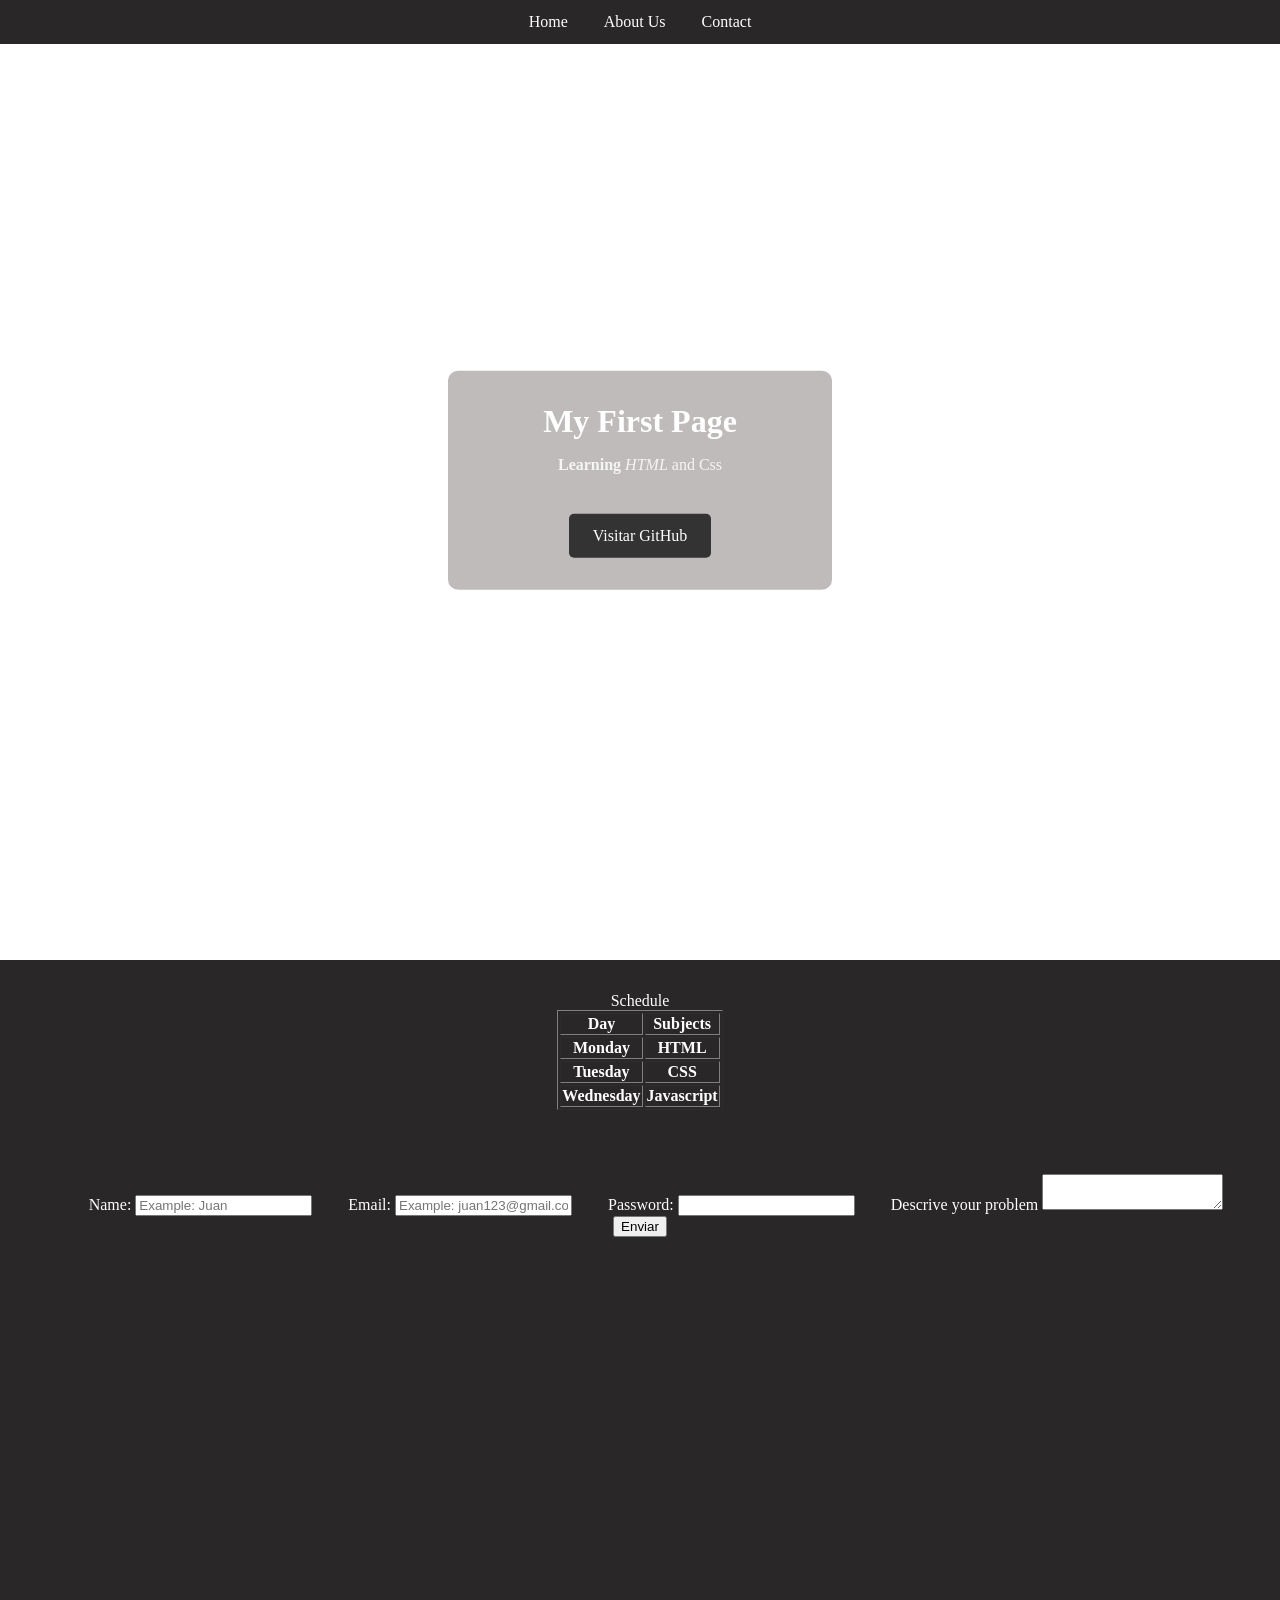
<file: index.html>
<!DOCTYPE html>
<html lang="en">
<head>
    <meta charset="UTF-8">
    <meta name="viewport" content="width=device-width, initial-scale=1.0">
    <title>My first page</title>
    <link rel="stylesheet" href="style.css">
    <link rel="shortcut icon" href="../HTMLCSS/img/github.png" type="image/x-icon">
</head>
<body>
    <header>
        <nav>
            <ul>
                <a href="#home">Home</a>
                <a href="#about">About Us</a>
                <a href="#contact">Contact</a>
            </ul>
        </nav>
        <div class="hero-text">
            <h1>My First Page</h1>
            <p><strong>Learning</strong> <em>HTML</em> and Css</p>
            <a href="https://github.com/daveshb" target="_blank" class="github-link">
                Visitar GitHub
            </a>
        </div>
        
    </header>
    <section class="about">
        <table border="1">
            <caption> Schedule </caption>
            <tr>    
                <th> Day </th>
                <th> Subjects</th>
            </tr>
            <tr>
                <th>Monday</th>
                <th>HTML</th>
            </tr>
            <tr>
                <th>Tuesday</th>
                <th>CSS</th>
            </tr>
            <tr>
                <th>Wednesday</th>
                <th>Javascript</th>
            </tr>
        </table>
    </section>

    <section class="about">
        <form>
            <label for="nombre">Name:</label>
            <input id="nombre" type="text" placeholder="Example: Juan">

            <label>Email:</label>
            <input type="text" placeholder="Example: juan123@gmail.com">

            <label>Password:</label>
            <input type="password">

            <label>Descrive your problem</label>
            <textarea></textarea>

            <button type="submit">Enviar</button>
        </form>
    </section>

    <section class="about">
        <iframe width="560" height="315" src="https://www.youtube.com/embed/EvKm8yhM7V8?si=fWIXoTn402lt-AdD" title="YouTube video player" frameborder="0" allow="accelerometer; autoplay; clipboard-write; encrypted-media; gyroscope; picture-in-picture; web-share" referrerpolicy="strict-origin-when-cross-origin" allowfullscreen></iframe>
    </section>
</body>
</html>
</file>
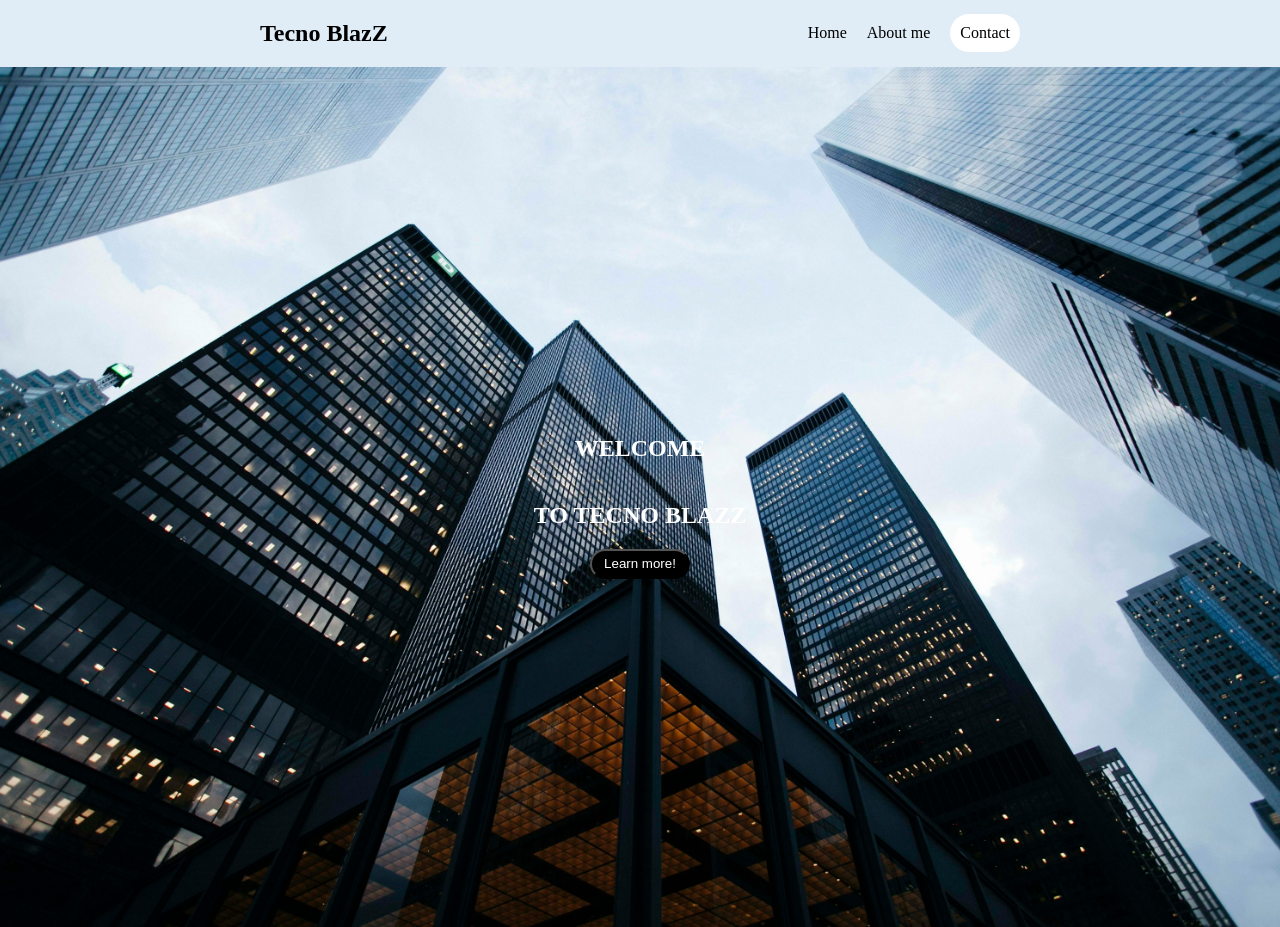
<file: week3/index.html>
<!DOCTYPE html>
<html lang="en">
<head>
    <meta charset="UTF-8">
    <meta name="viewport" content="width=device-width, initial-scale=1.0">
    <title>Document</title>
    <link rel="stylesheet" href="style.css">
</head>
<body>
<div class="container">
    <header class="header">
        <h2>Tecno BlazZ</h2>
        <nav class="navbar">
            <a class="navbar-a" href="">Home</a>
            <a class="navbar-a" href="">About me</a>
            <a class="navbar-a navbar-a-2" href="">Contact</a>
        </nav>
    </header>
    <main>
        <section class="home">
            <div class="home-article">
            <h1 class="home-article-h1">WELCOME </h1>
            <h1 class="home-article-h1">TO TECNO BLAZZ</h1>
            <button class="home-article-button">Learn more!</button>
            </div>
        </section>

    </main>
</div>
</body>
</html>
</file>
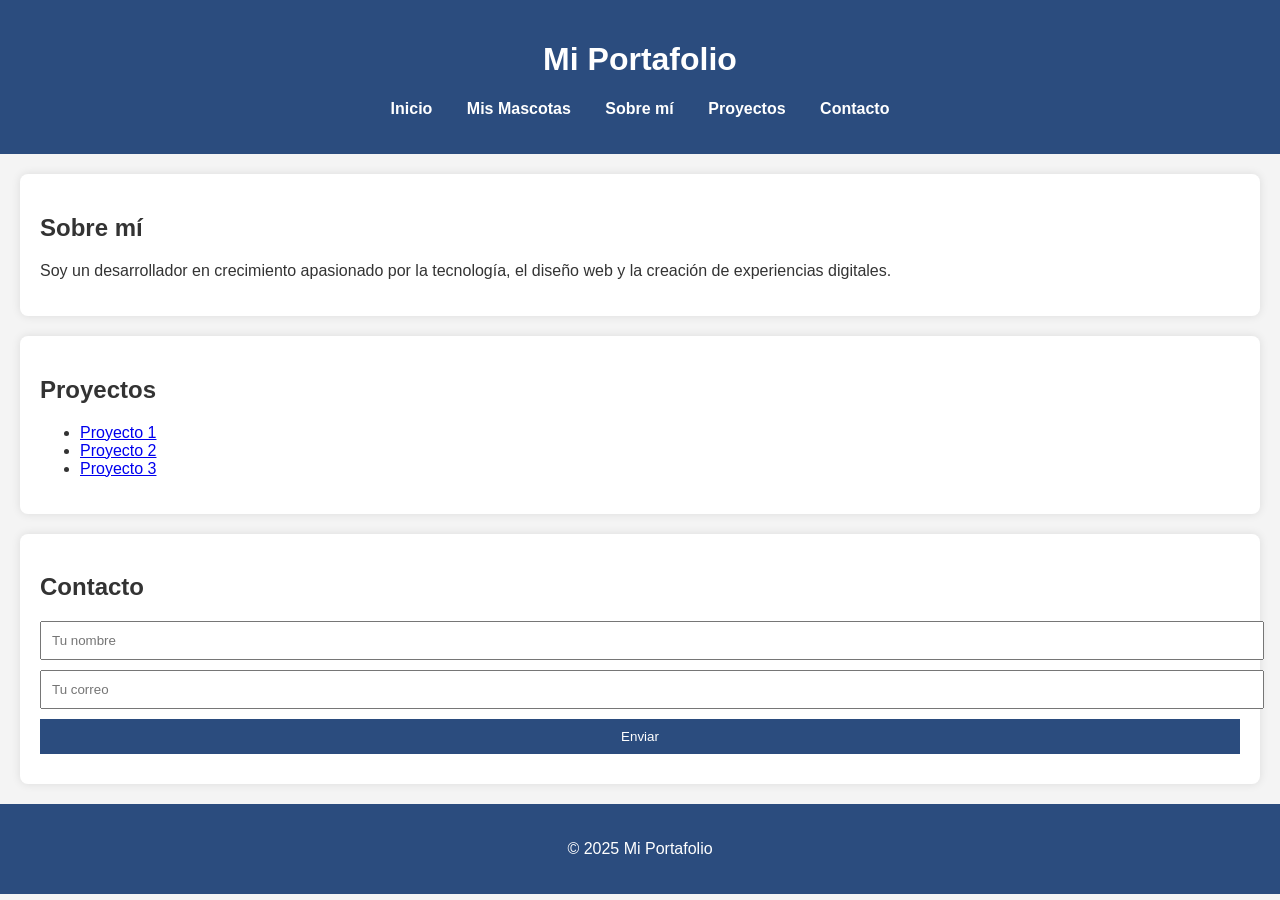
<file: MODULO2/History_User/index.html>
<!DOCTYPE html>
<html lang="es">
<head>
    <meta charset="UTF-8">
    <meta name="viewport" content="width=device-width, initial-scale=1.0">
    <title>Mi Portafolio</title>
    <link rel="stylesheet" href="styles.css">
</head>
<body>

<header>
    <h1>Mi Portafolio</h1>
    <nav>
        <ul>
            <li><a href="index.html">Inicio</a></li>
            <li><a href="mascotas.html">Mis Mascotas</a></li>
            <li><a href="#sobre-mi">Sobre mí</a></li>
            <li><a href="#proyectos">Proyectos</a></li>
            <li><a href="#contacto">Contacto</a></li>
        </ul>
    </nav>
</header>

<section id="sobre-mi">
    <h2>Sobre mí</h2>
    <p>Soy un desarrollador en crecimiento apasionado por la tecnología, el diseño web y la creación de experiencias digitales.</p>
</section>

<section id="proyectos">
    <h2>Proyectos</h2>
    <ul>
        <li><a href="#">Proyecto 1</a></li>
        <li><a href="#">Proyecto 2</a></li>
        <li><a href="#">Proyecto 3</a></li>
    </ul>
</section>

<section id="contacto">
    <h2>Contacto</h2>
    <form>
        <input type="text" placeholder="Tu nombre" required>
        <input type="email" placeholder="Tu correo" required>
        <button type="submit">Enviar</button>
    </form>
</section>

<footer>
    <p>© 2025 Mi Portafolio</p>
</footer>

</body>
</html>
</file>
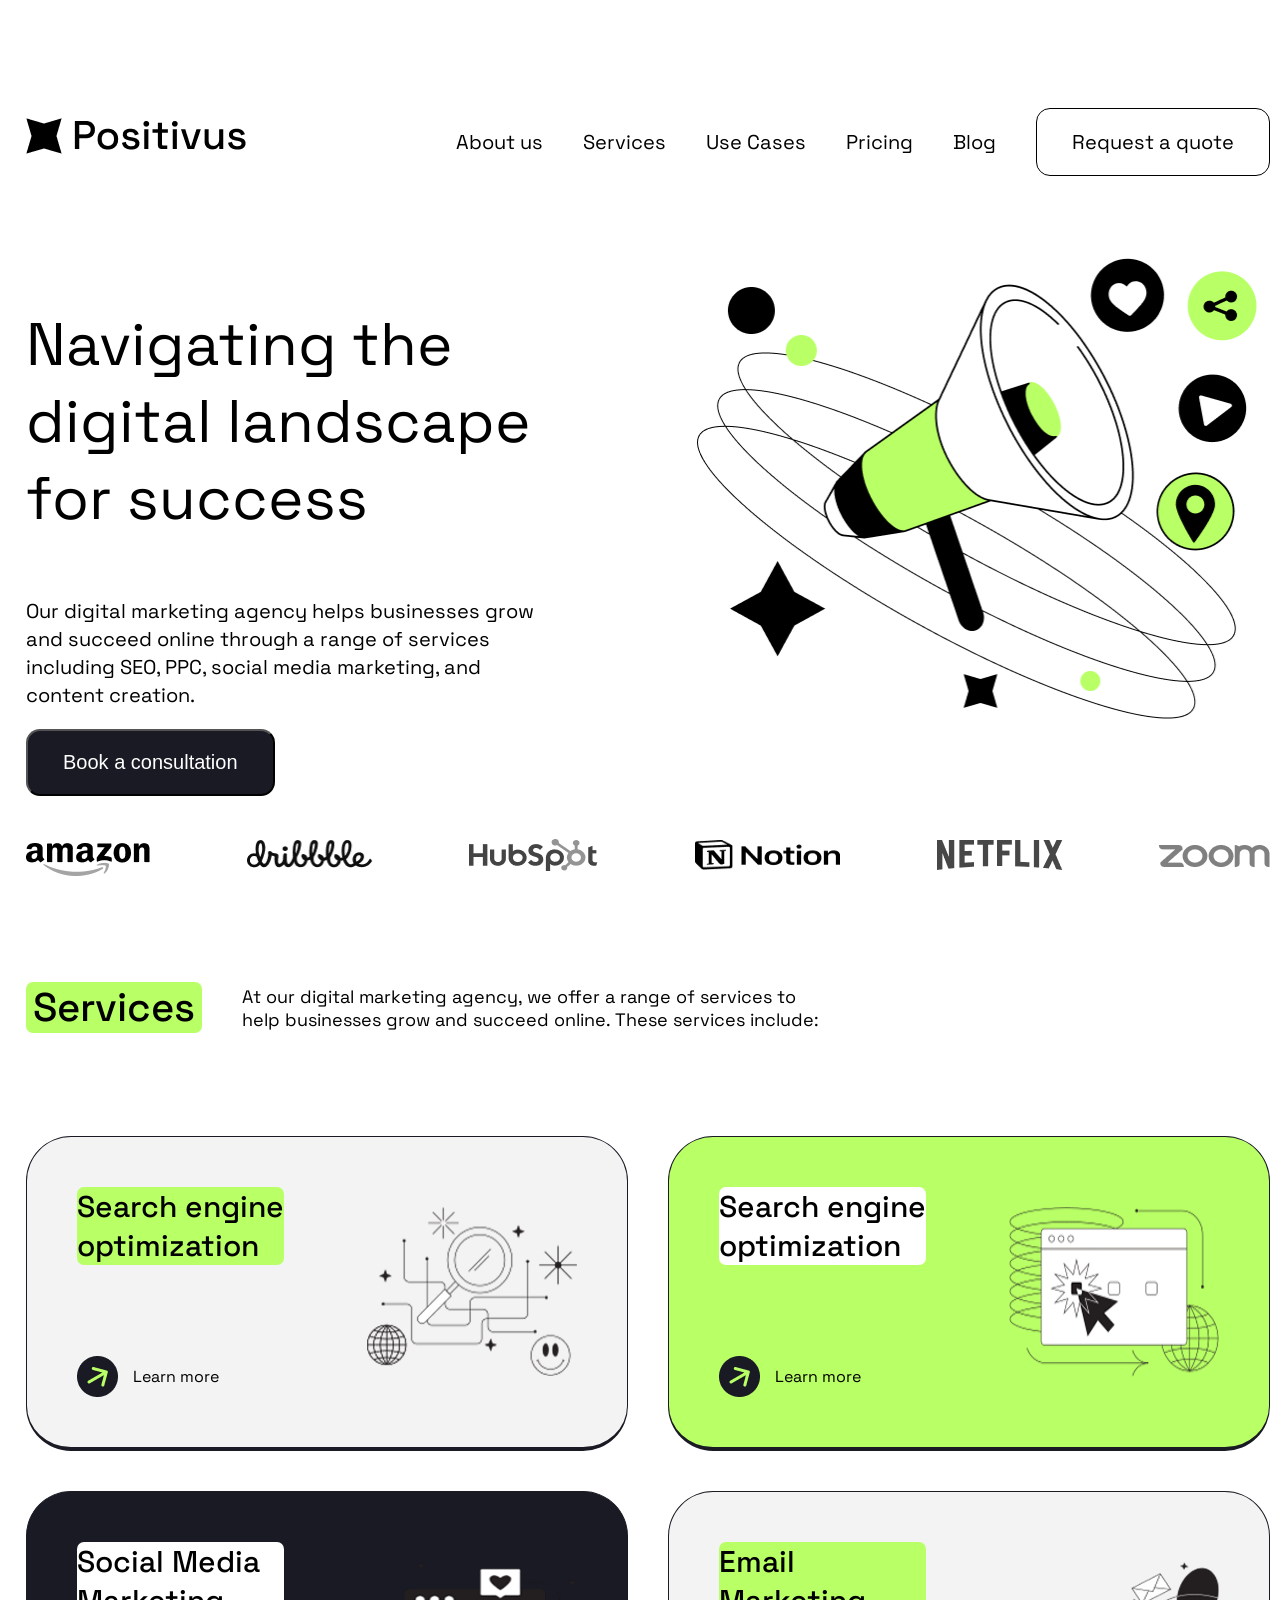
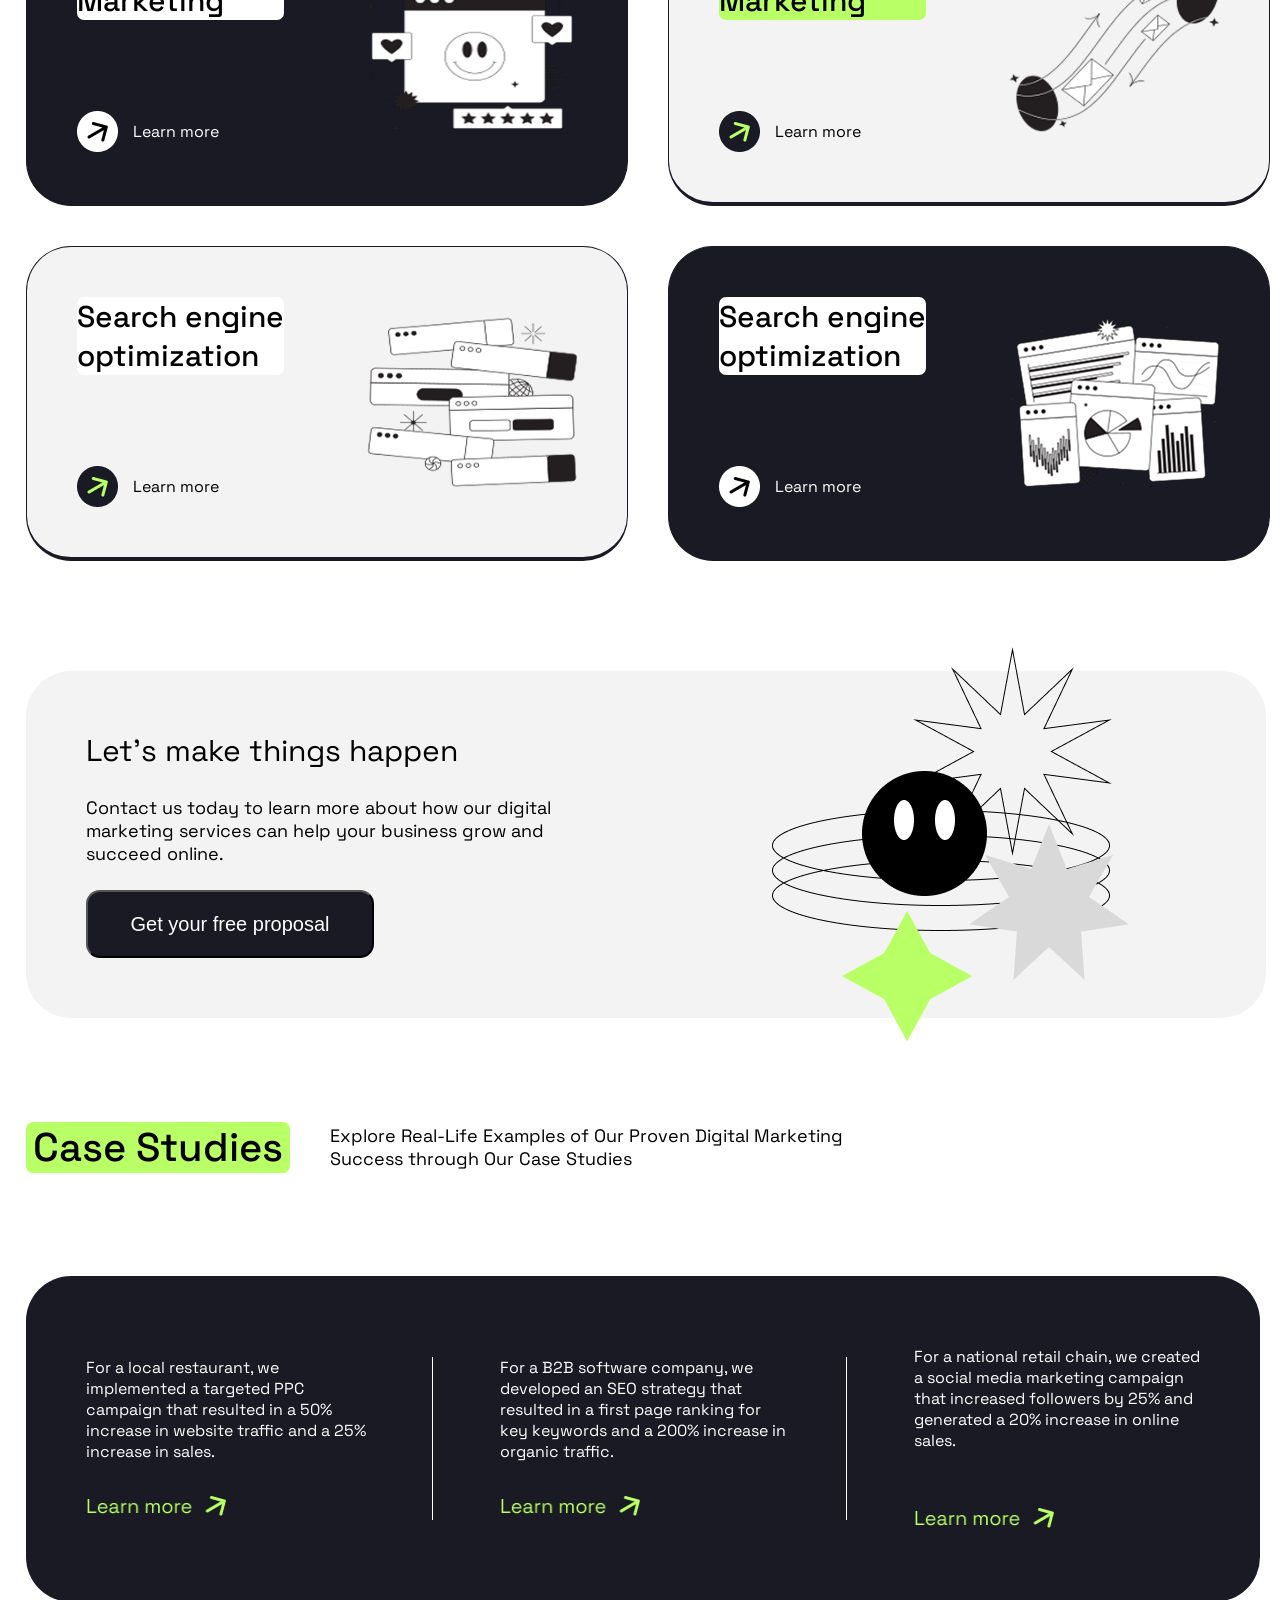
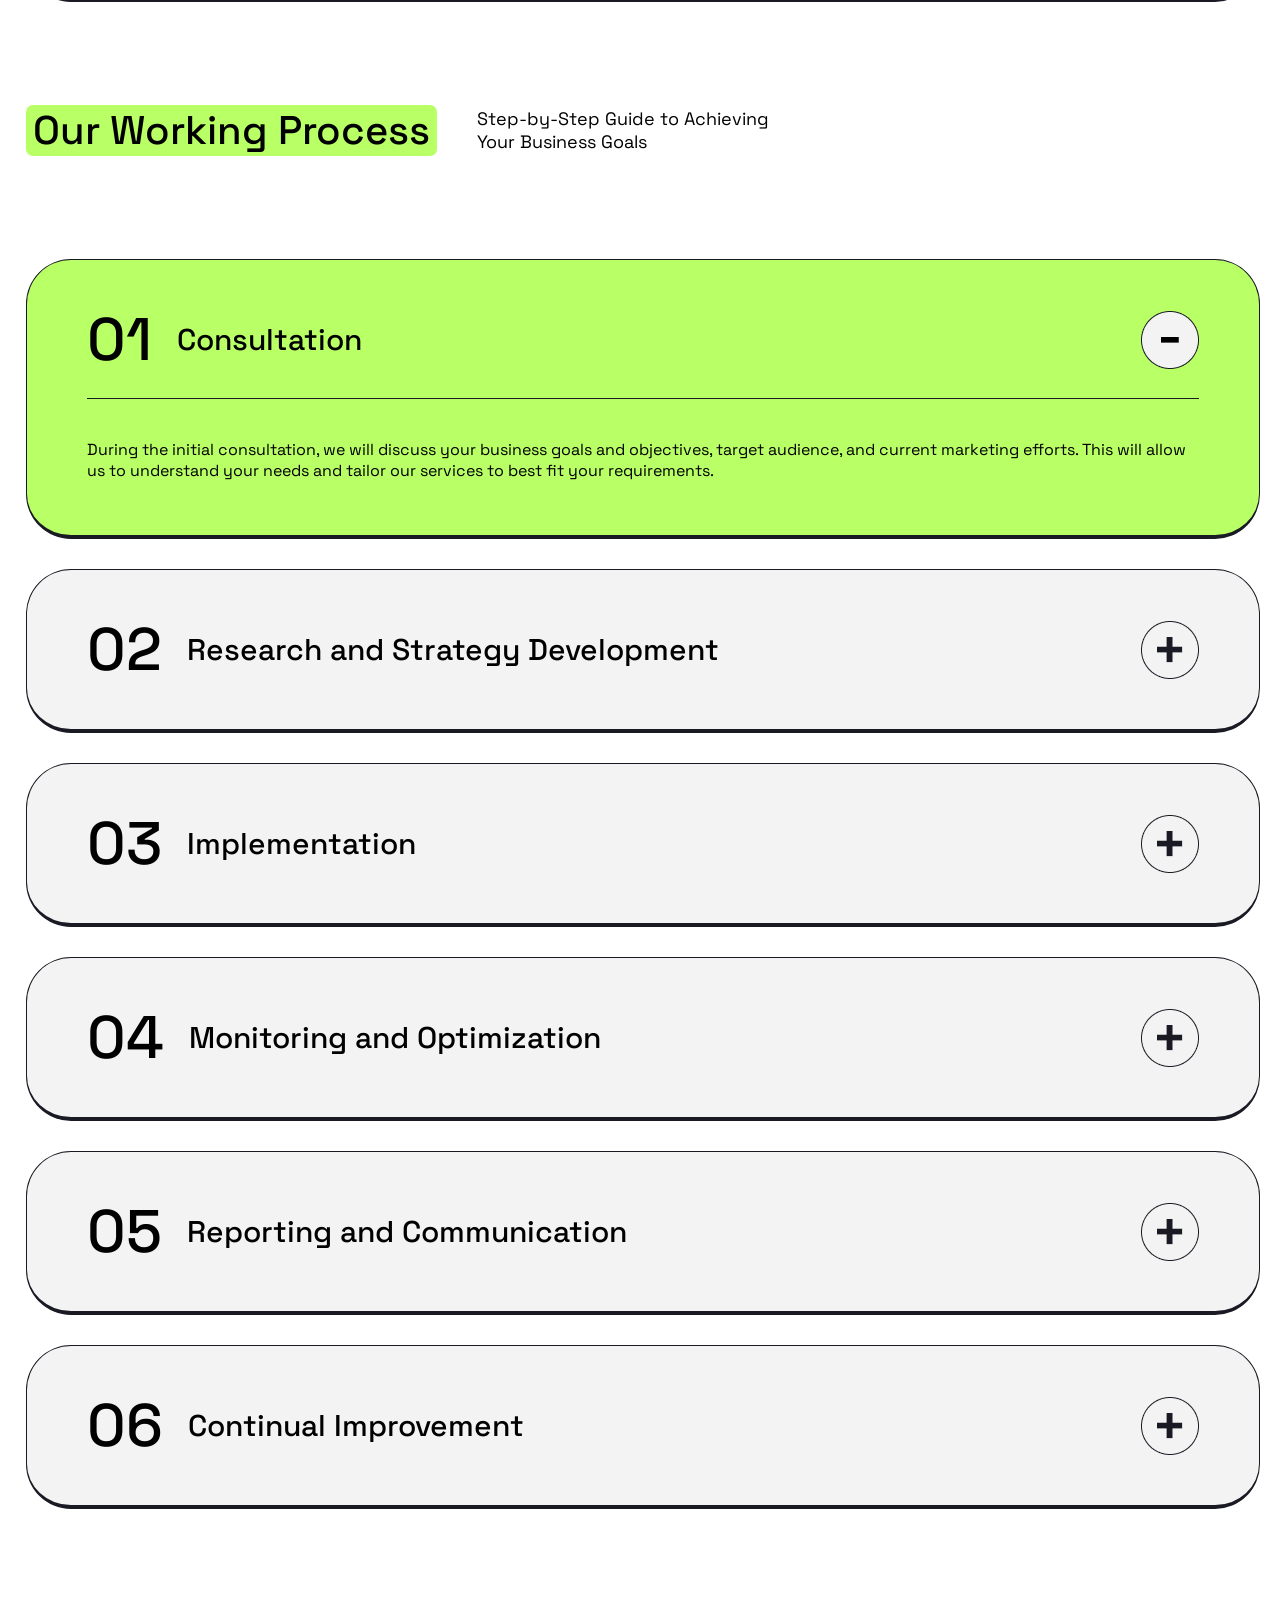
<file: MODULO2/HTMLCSS/week2/index.html>
<!DOCTYPE html>
<html lang="en">

<head>
    <meta charset="UTF-8" />
    <meta name="viewport" content="width=device-width, initial-scale=1.0" />
    <title>Document</title>
    <link rel="stylesheet" href="./styles.css" />
    <link rel="preconnect" href="https://fonts.googleapis.com" />
    <link rel="preconnect" href="https://fonts.gstatic.com" crossorigin />
    <link
        href="https://fonts.googleapis.com/css2?family=Cinzel:wght@400..900&family=Delius&family=Montserrat:ital,wght@0,100..900;1,100..900&family=Nunito:ital,wght@0,200..1000;1,200..1000&family=Space+Grotesk:wght@300..700&display=swap"
        rel="stylesheet" />
</head>

<body>
    <div class="container">
        <header class="header">
            <img class="logo" src="./assets/logo1.png" alt="logo" />
            <nav class="navbar">
                <a class="link">About us</a>
                <a class="link">Services</a>
                <a class="link">Use Cases</a>
                <a class="link">Pricing</a>
                <a class="link">Blog</a>
                <a class="link link__button">Request a quote</a>
            </nav>
        </header>

        <main>

          </section>
            <section class="sectionFirst">
                <article class="sectionFirst__article">
                    <h1 class="sectionFirst__h1">
                        Navigating the digital landscape for success
                    </h1>
                    <p class="sectionFirst__p">
                        Our digital marketing agency helps businesses grow and succeed online through a range of
                        services
                        including SEO, PPC, social media marketing, and content creation.
                    </p>
                    <button class="sectionFirst__button" />
                    Book a consultation
                    </button>
                </article>
                <img class="sectionFirst__img" src="./assets/img_article.png" alt="img article" />
            </section>

            <section class="sectionSecond">
              <img class="sectionSecond__img1" src="./assets/Amazonlogo.png" alt="">
              <img class="sectionSecond__img2" src="./assets/dribbbleLogo.png" alt="">
              <img class="sectionSecond__img3" src="./assets/HubSPot.png" alt="">
              <img class="sectionSecond__img4" src="./assets/Motion.png" alt="">
              <img class="sectionSecond__img5" src="./assets/Netflix.png" alt="">
              <img class="sectionSecond__img6" src="./assets/ZOom.png" alt="">
            </section>

            <section class="sectionThird">
              <h2 class="sectionThird__h2">Services</h2>
              <p class="sectionThird__p">At our digital marketing agency, we offer a range of services to help businesses grow and succeed online. These services include:</p>
            </section>

            <section class="sectionFourth">
                <div class="sectionFourth_line1">
                    <article class="sectionFourth__card">
                        <div class="sectionFourth__left">
                            <div class="sectionFourth__h3">
                                Search engine optimization
                            </div>

                            <a class="sectionFourth__a">
                                <img src="./assets/Icon1.png" alt="icon link" />
                                <label>
                                    Learn more
                                </label>
                            </a>
                        </div>

                        <img class="sectionFourth__img" src="./assets/tokyo.png" alt="img card" />
                    </article>
                    <article class="sectionFourth__card sectionFourth__card2">
                        <div class="sectionFourth__left">
                            <div class="sectionFourth__h3 sectionFourth_h3_white">
                                Search engine optimization
                            </div>

                            <a class="sectionFourth__a">
                                <img src="./assets/Icon1.png" alt="icon link" />
                                <label>
                                    Learn more
                                </label>
                            </a>
                        </div>

                        <img class="sectionFourth__img" src="./assets/tokyo2.png" alt="img card" />
                    </article>

                </div>
                <div class="sectionFourth_line1">
                    <article class="sectionFourth__card sectionFourth__card3">
                        <div class="sectionFourth__left">
                            <div class="sectionFourth__h3 sectionFourth_h3_white">
                                Social Media Marketing 
                            </div>
                            <a class="sectionFourth__a">
                                <img src="./assets/Icon2.png" alt="icon link" />
                                <label class="sectionFourth_label">
                                    Learn more
                                </label>
                            </a>
                        </div>

                        <img class="sectionFourth__img" src="./assets/tokyo3.png" alt="img card" />
                    </article>
                    <article class="sectionFourth__card">
                        <div class="sectionFourth__left">
                            <div class="sectionFourth__h3">
                                Email Marketing
                            </div>

                            <a class="sectionFourth__a">
                                <img src="./assets/Icon1.png" alt="icon link" />
                                <label>
                                    Learn more
                                </label>
                            </a>
                        </div>

                        <img class="sectionFourth__img" src="./assets/tokyo4.png" alt="img card" />
                    </article>

                </div>
                <div class="sectionFourth_line1">
                    <article class="sectionFourth__card ">
                        <div class="sectionFourth__left">
                            <div class="sectionFourth__h3 sectionFourth_h3_white">
                                Search engine optimization
                            </div>

                            <a class="sectionFourth__a">
                                <img src="./assets/Icon1.png" alt="icon link" />
                                <label>
                                    Learn more
                                </label>
                            </a>
                        </div>

                        <img class="sectionFourth__img" src="./assets/tokyo5.png" alt="img card" />
                    </article>
                    <article class="sectionFourth__card sectionFourth__card3">
                        <div class="sectionFourth__left">
                            <div class="sectionFourth__h3 sectionFourth_h3_white ">
                                Search engine optimization
                            </div>

                            <a class="sectionFourth__a">
                                <img  src="./assets/Icon2.png" alt="icon link" />
                                <label class="sectionFourth_label">
                                    Learn more
                                </label>
                            </a>
                        </div>

                        <img class="sectionFourth__img" src="./assets/tokyo6.png" alt="img card" />
                    </article>
                </div>
            </section>
            <section class="sectionFifth">
              <article class="sectionFifth__article">
                <div class="sectionFifth__left">
                  <div class="sectionFifth__h3">Let’s make things happen</div>
                  <p class="sectionFifth__p">Contact us today to learn more about how our digital marketing services can help your business grow and succeed online.</p>
                  <button class="sectionFifth__button">Get your free proposal</button>
                </div>
                <img class="sectionFifth__img" src="./assets/Illustration.png" alt="">
              </article>
            </section>

            <section class="sectionThird">
              <h2 class="sectionThird__h2">Case Studies</h2>
              <p class="sectionThird__p">Explore Real-Life Examples of Our Proven Digital Marketing Success through Our Case Studies</p>
            </section>

            <section class="sectionSeventh">
                <div class="sectionSeventh__left">
                  <p class="sectionSeventh__p" >For a local restaurant, we implemented a targeted PPC campaign that resulted in a 50% increase in website traffic and a 25% increase in sales.</p>
                  <img class="sectionSeventh__img" src="./assets/Link.png" alt="">
                </div>

                <div class="sectionSeventh__mid">
                  <p class="sectionSeventh__p" >For a B2B software company, we developed an SEO strategy that resulted in a first page ranking for key keywords and a 200% increase in organic traffic.</p>
                  <img class="sectionSeventh__img" src="./assets/Link.png" alt="">
                </div>

                <div class="sectionSeventh__right">
                  <p class="sectionSeventh__p" >For a national retail chain, we created a social media marketing campaign that increased followers by 25% and generated a 20% increase in online sales.</p>
                    <img class="sectionSeventh__img" src="./assets/Link.png" alt="">
                </div>
            </section>

            <section class="sectionEight">
              <h2 class="sectionEight__h2">Our Working Process </h2>
              <p class="sectionEight__p">Step-by-Step Guide to Achieving Your Business Goals</p>
            </section>

            <section class="sectionNinth">
                <div class="sectionNinth__article">
                    <article class="sectionNinth__article1">
                        <div class="sectionNinth__article1__1">
                            <div class="sectionNinth__left">
                                <p class="sectionNinth__p">01</p>
                                <p class="sectionNinth__p2">Consultation</p>
                            </div>
                            <img src="./assets/Plus icon.png" alt="">
                        </div>
                        <p class="sectionNinth__p3">During the initial consultation, we will discuss your business goals and objectives, target audience, and current marketing efforts. This will allow us to understand your needs and tailor our services to best fit your requirements.</p>
                    </article>

                    <article class="sectionNinth__article2">
                        <div class="sectionNinth__article2__2">
                            <div class="sectionNinth__left">
                                <p class="sectionNinth__p">02</p>
                                <p class="sectionNinth__p2">Research and Strategy Development</p>
                            </div>
                            <img src="./assets/Plus icon2.png" alt="">
                        </div>
                    </article>

                    <article class="sectionNinth__article2">
                        <div class="sectionNinth__article2__2">
                            <div class="sectionNinth__left">
                                <p class="sectionNinth__p">03</p>
                                <p class="sectionNinth__p2">Implementation</p>
                            </div>
                            <img src="./assets/Plus icon2.png" alt="">
                        </div>
                    </article>

                    <article class="sectionNinth__article2">
                        <div class="sectionNinth__article2__2">
                            <div class="sectionNinth__left">
                                <p class="sectionNinth__p">04</p>
                                <p class="sectionNinth__p2">Monitoring and Optimization</p>
                            </div>
                            <img src="./assets/Plus icon2.png" alt="">
                        </div>
                    </article>

                    <article class="sectionNinth__article2">
                        <div class="sectionNinth__article2__2">
                            <div class="sectionNinth__left">
                                <p class="sectionNinth__p">05</p>
                                <p class="sectionNinth__p2">Reporting and Communication</p>
                            </div>
                            <img src="./assets/Plus icon2.png" alt="">
                        </div>
                    </article>

                    <article class="sectionNinth__article2">
                        <div class="sectionNinth__article2__2">
                            <div class="sectionNinth__left">
                                <p class="sectionNinth__p">06</p>
                                <p class="sectionNinth__p2">Continual Improvement</p>
                            </div>
                            <img src="./assets/Plus icon2.png" alt="">
                        </div>
                    </article>
              </div>
            </section>

        </main>
    </div>
</body>

</html>
</file>
<file: style.css>
body{
    margin: 0;
}

header{
    height: 60rem;
    /* Añadimos la imagen de fondo y propiedades para que se vea bien */
    background-image: url("https://img1.wallspic.com/crops/4/7/0/1/21074/21074-area_urbana-paisaje_urbano-edificio-area_metropolitana-skyline_de_chicago-4305x2865.jpg  ");
    background-size: cover;
    background-position: center;
    background-repeat: no-repeat;
    
    /* Importante para que .hero-text se posicione relativo a este header */
    position: relative; 
}

/* El nuevo contenedor de texto que se centrará */
.hero-text {
    position: absolute;
    top: 50%;
    left: 50%;
    transform: translate(-50%, -50%);
    text-align: center;
    color: rgb(255, 255, 255);
    width: 20rem;
    background-color: #8f86868e;
    border-radius: 10px;
    padding: 2rem;
}

header h1{
    padding: 0;
    margin: 0 0 1rem 0; /* Añadí un margen inferior para separar del párrafo */
    /* text-align: center; */ /* Ya cubierto por .hero-text */
}

header p{
    color: whitesmoke;
    /* text-align: center; */ /* Ya cubierto por .hero-text */
    margin-bottom: 1.5rem;
}

/* Estilos de navegación */
nav a {
    text-decoration: none;
    color: white;
    padding: 1rem;
}

nav a:hover {
    color: brown;
}

nav ul{
    background-color: rgb(41, 39, 39);
    margin: 0;
    padding: 0.8rem;
    text-align: center;
}

/* Estilo para el enlace a GitHub */
.github-link {
    color: #fff;
    background-color: #333;
    padding: 0.8rem 1.5rem;
    text-decoration: none;
    border-radius: 5px;
    display: inline-block; /* Para que el padding y margin funcionen correctamente */
    margin-top: 1rem;
}

.github-link:hover {
    background-color: brown;
}

.about {
    justify-content: center;
    text-align: center;
    display: flex;
    background-color: rgb(41, 39, 39);
    padding: 2rem;
    margin: 0%;
}

table{
    justify-content: center;
    text-align: center;
    color:#fff
}

.about form {
    color: #fff;
}

.about form label {
    padding-left: 2rem;
}
</file>
<file: week3/style.css>
body{
    padding: 0px;
    margin: 0px;
    font-family: Georgia, 'Times New Roman', Times, serif;
}
.container{
    display: flex;
    justify-content: center;
    flex-direction: column;
}
.header{
    max-width: 100%;
    background-color: #e1edf6;
    display: flex;
    justify-content: space-around;
    padding: 0px 50px;
    align-items: center;
}
.navbar{
    display: flex;
    align-items: center;
    gap: 20px;
}
.navbar-a{
text-decoration: none;
color: black;

}
.navbar-a-2{
    padding: 10px;
    border-radius: 45px;
    background-color: white;
}

.home{
  background-image: url('./assets/premium_photo-1672423154405-5fd922c11af2.jpeg');
  background-size: cover; 
  background-position: center; 
  background-repeat: no-repeat; 
  width: 100%; 
  height: 860px; 

  display: flex;
  flex-direction: column;
  justify-content: center;

}

.home-article{
display: flex;
flex-direction: column;
align-items: center;
}

.home-article-h1{
color: white;   
}

.home-article-button{
    color: white;
    background-color: black;
    width: 100px;
    height: 30px;
    border-radius: 45px;
}
</file>
<file: MODULO2/History_User/styles.css>
/* Tipografía y colores generales */
body {
    font-family: Arial, Helvetica, sans-serif;
    margin: 0;
    background: #f4f4f4;
    color: #333;
}

/* Encabezado */
header {
    background: #2b4c7e;
    color: white;
    padding: 20px;
    text-align: center;
}

/* Navegación */
nav ul {
    list-style: none;
    padding: 0;
}

nav ul li {
    display: inline-block;
    margin: 0 15px;
}

nav a {
    color: white;
    text-decoration: none;
    font-weight: bold;
}

nav a:hover {
    color: #ffdd57;
}

/* Secciones */
section {
    padding: 20px;
    margin: 20px;
    background: white;
    border-radius: 8px;
    box-shadow: 0 0 10px rgba(0,0,0,0.1);
}

/* Formulario */
form input, form button {
    display: block;
    width: 100%;
    padding: 10px;
    margin: 10px 0;
}

form button {
    background: #2b4c7e;
    color: white;
    border: none;
    cursor: pointer;
}

form button:hover {
    background: #1e3556;
}

/* Galería de mascotas */
.galeria {
    display: flex;
    justify-content: space-around;
    flex-wrap: wrap;
    padding: 20px;
}

.galeria article {
    width: 30%;
    min-width: 250px;
    background: white;
    padding: 15px;
    margin: 10px;
    text-align: center;
    border-radius: 10px;
    box-shadow: 0 0 8px rgba(0,0,0,0.15);
}

.galeria img {
    width: 100%;
    border-radius: 10px;
    box-shadow: 0 0 10px rgba(0,0,0,0.3);
}

/* Enlace de volver */
.volver {
    display: block;
    margin: 20px;
    text-decoration: none;
    font-weight: bold;
    color: #2b4c7e;
}

.volver:hover {
    color: #ff5722;
}

/* Footer */
footer {
    text-align: center;
    padding: 20px;
    background: #2b4c7e;
    color: white;
}
</file>
<file: MODULO2/HTMLCSS/week2/styles.css>
body {
  padding: 100px 0 100px 0;
  font-family: "Space Grotesk", sans-serif;
  width: 100%;
  display: flex;
  justify-content: center;
}

.section1 {
  display: flex;
  justify-content: space-around; /* flex-direction: column-reverse; */
  align-items: center;
  gap: 5px;
  background-color: bisque;
  height: 200px;
  width: 100%;
  flex-wrap: wrap;
}

.article {
  height: 60px;
  width: 80px;
  background-color: blue;
  /* margin-right: 5px; */
}

.header {
  display: flex;
  justify-content: space-between;
  margin-bottom: 70px;
}

.logo {
  height: 56px;
  width: 220px;
}

.navbar {
  display: flex;
  align-items: center;
  gap: 40px;
}

.link {
  font-size: 20px;
  font-family: "Space Grotesk", sans-serif;
}

.link:hover{
  opacity: .8;
  cursor: pointer;
}

.link__button {
  border: 1px solid black;
  padding: 20px 35px;
  border-radius: 14px;
}

.link__button:hover{
  opacity: .5;
  cursor: pointer;
}

.sectionFirst {
  display: flex;
  justify-content: space-between;
  margin-bottom: 70px;
}

.sectionFirst__article {
  width: 531px;
  height: 481px;
}

.sectionFirst__img {
  width: 600px;
  height: 515px;
}

.sectionFirst__h1 {
  font-size: 60px;
  font-weight: 400;
}

.sectionFirst__p {
  font-size: 20px;
  line-height: 28px;
}

.sectionFirst__button {
  background-color: #191a23;
  padding: 20px 35px;
  border-radius: 14px;
  color: #ffffff;
  font-size: 20px;
}

.sectionFirst__button:hover {
  opacity: 0.8;
  cursor: pointer;
}

.sectionSecond {
  display: flex;
  justify-content: space-between;
  margin-bottom: 70px;
  align-items: center;
  filter: grayscale(100%);
}

.sectionSecond__img1 {
  width: 125px;
  height: 48px;
}
.sectionSecond__img2 {
  width: 126px;
  height: 48px;
}
.sectionSecond__img3 {
  width: 129px;
  height: 48px;
}
.sectionSecond__img4 {
  width: 146px;
  height: 30px;
}
.sectionSecond__img5 {
  width: 126px;
  height: 30px;
}
.sectionSecond__img6 {
  width: 111px;
  height: 48px;
}

.sectionThird{
  display: flex;
  align-items: center;
  margin-bottom: 70px;
  gap: 40px;
} 
.sectionThird__h2{
  background-color: #b9ff66;
  font-size: 40px;
  border-radius: 7px;
  padding: 0px 7px;
  font-weight: 500;
}

.sectionThird__p{
  width: 580px;
  font-size: 18px;
}

.sectionFourth{
  padding-bottom: 70px;
}

.sectionFourth__card {
  width: 500px;
  height: 210px;
  background-color: #f3f3f3;
  border-radius: 45px;
  padding: 50px;
  display: flex;
  justify-content: space-between;
  border: #191a23 solid 1px;
  border-bottom: #191a23 4px solid;
}

.sectionFourth__h3 {
  font-size: 30px;
  background-color: #b9ff66;
  width: 207px;
  font-weight: 500;
  display: flex;
  align-items: start;
  flex-direction: column;
}

.sectionFourth__img {
  width: 210px;
  height: 170px;
  padding-top: 20px;
}

.sectionFourth__left {
  display: flex;
  flex-direction: column;
  justify-content: space-between;
}

.sectionFourth__a {
  display: flex;
  align-items: center;
  gap: 15px;
}

.sectionFourth_line1 {
  display: flex;
  gap: 40px;
  margin-bottom: 40px;
}

.sectionFourth__card2 {
  background-color: #b9ff66;
}
.sectionFourth__card3{
    background-color: #191a23;
}
.sectionFourth__h3{
  border-radius: 7px;

}

.sectionFourth_h3_white{
  background-color: #ffffff;

}
.sectionFourth_label{
  color: white;
}

.sectionFifth__article{
  display: flex;
  width: 1240px;
  height: 347px;
  background-color: #f3f3f3;
  border-radius: 45px;
  justify-content: space-between;
  align-items: center;
  margin-bottom: 70px;
}

.sectionFifth__left{
  display: flex;
  width: 500px;
  height: 227px;
  padding-left: 60px;
  flex-direction: column;
  justify-content: space-between;
}

.sectionFifth__h3{
  font-size: 30px;
}

.sectionFifth__p{
  font-size: 18px;
}

.sectionFifth__button{
  background-color: #191a23;
  padding: 20px 35px;
  border-radius: 14px;
  color: #ffffff;
  font-size: 20px;
  width: 288px;
  height: 68px;
}

.sectionFifth__img{
  padding-right: 135px;
}

.sectionSeventh{
  display: flex;
  width: 1114px;
  height: 186px;
  background-color: #191a23;
  border-radius: 45px;
  justify-content: space-between;
  align-items: center;
  margin-bottom: 70px;
  padding: 70px 60px;
}

.sectionSeventh__left{
  display: flex;
  flex-direction: column;
  justify-content: space-between;
  width: 286px;
  height: 163px;
  color: #ffffff;
  padding-right: 60px;
  border-right: 1px solid #ffffff;
}

.sectionSeventh__mid{
  display: flex;
  flex-direction: column;
  justify-content: space-between;
  width: 286px;
  height: 163px;
  color: #ffffff;
  padding-left: 60px;
  padding-right: 60px;
  border-right: 1px solid #ffffff;
}

.sectionSeventh__right{
  display: flex;
  flex-direction: column;
  justify-content: space-between;
  width: 286px;
  height: 186px;
  color: #ffffff;
  padding-left: 60px;
}

.sectionSeventh__p{
  padding: 0px;
  margin: 0px;
}

.sectionSeventh__img{
  width: 140px;
  height: 28px;
}

.sectionEight{
  display: flex;
  align-items: center;
  margin-bottom: 70px;
  gap: 40px;
} 
.sectionEight__h2{
  background-color: #b9ff66;
  font-size: 40px;
  border-radius: 7px;
  padding: 0px 7px;
  font-weight: 500;
}

.sectionEight__p{
  width: 292px;
  font-size: 18px;
}

.sectionNinth{
  width: 1234px;
  display: flex;
  flex-direction: column;
  gap: 30px;
}

.sectionNinth__article{
  display: flex;
  flex-direction: column;
  gap: 30px;
}

.sectionNinth__article1{
  height: 193px;
  background-color: #b9ff66;
  border-radius: 45px;
  padding: 41px 60px;
  border: #191a23 solid 1px;
  border-bottom: #191a23 4px solid; 
}

.sectionNinth__article1__1{
  display: flex;
  justify-content: space-between;
  align-items: center;
  border-bottom:#191a23 1px solid;
  padding-bottom: 20px;
}

.sectionNinth__article2{
  height: 77px;
  background-color: #f3f3f3;
  border-radius: 45px;
  padding: 41px 60px;
  border: #191a23 solid 1px;
  border-bottom: #191a23 4px solid; 
}

.sectionNinth__article2__2{
  display: flex;
  justify-content: space-between;
  align-items: center;
}

.sectionNinth__left{
  width: 702px;
  height: 77px;
  display: flex;
  gap:25px;
}

.sectionNinth__p{
  font-size: 60px;
  font-weight: 500;
  margin: 0px;
  border: 0px;
  padding: 0px;
}

.sectionNinth__p2{
  display: flex;
  font-size: 30px;
  font-weight: 500;  
  padding: 0px;
  margin: 0px;
  align-items: center;
}

.sectionNinth__p3{
  width: 1114px;
  height: 60px;
  padding: 0;
  margin: 0px;
  font-size: 16px;
  margin-top: 40px;
}
</file>
